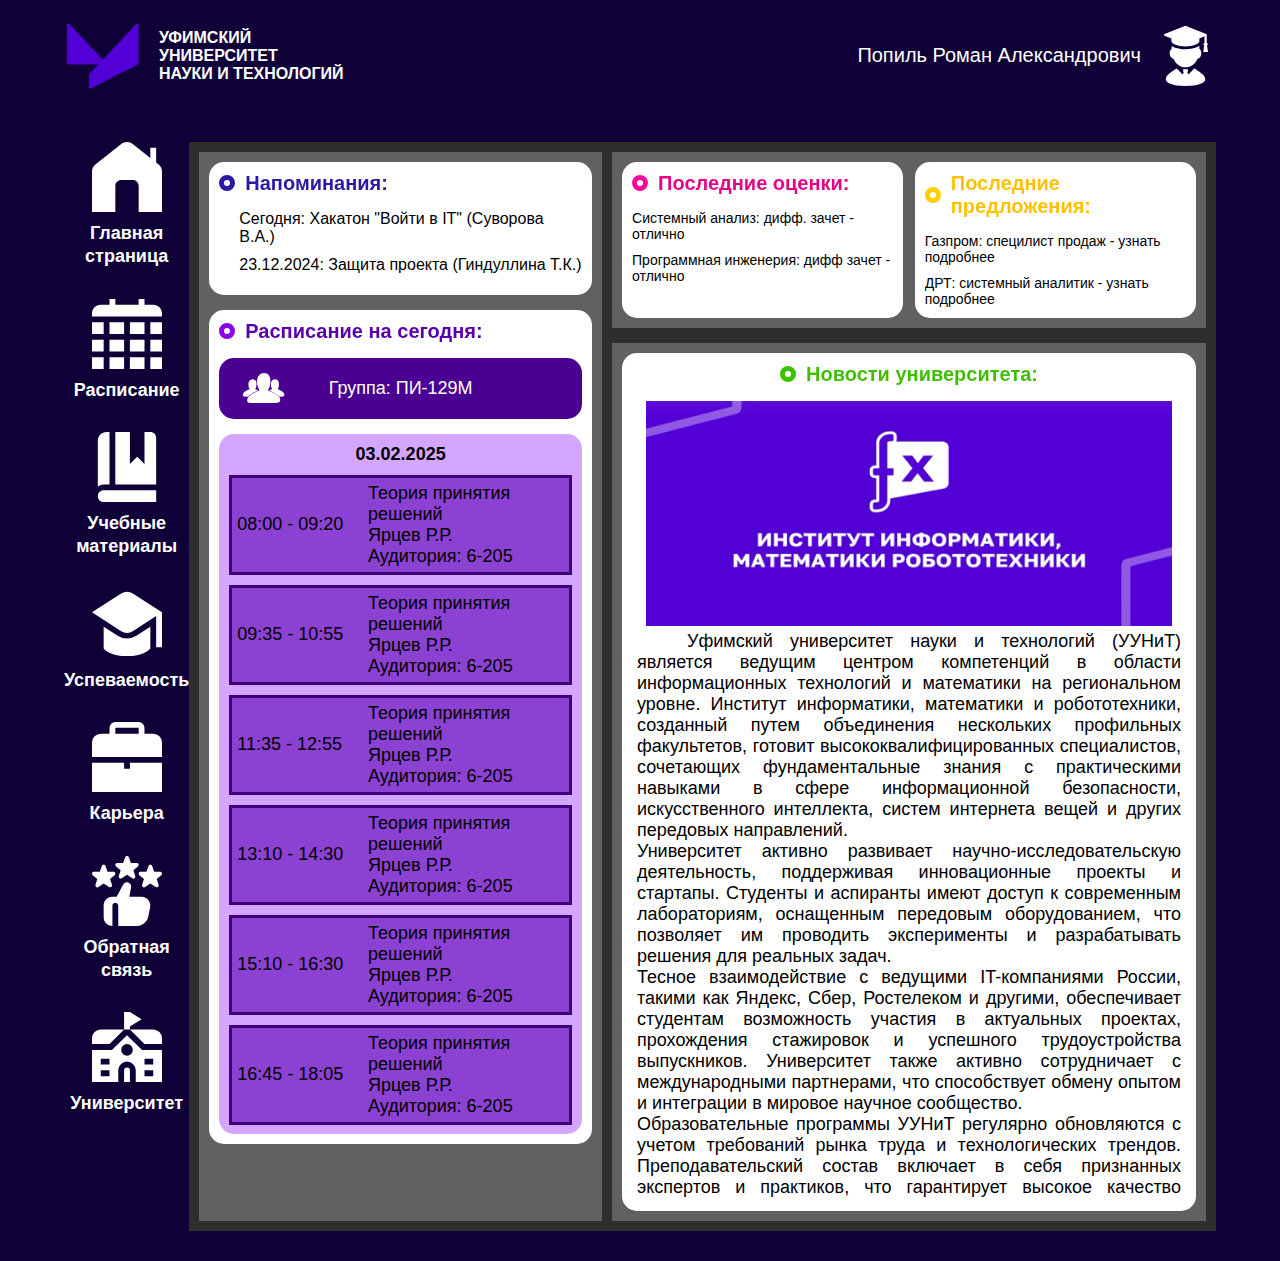
<file: index.html>
<!DOCTYPE html>
<html lang="ru">
<head>
    <meta charset="UTF-8">
    <meta name="viewport" content="width=device-width, initial-scale=1.0">
    <title>Личный кабинет Магистра УУНиТ</title>
    <link rel="stylesheet" href="css/style.css">
</head>
<body>
    <div class="header">
        <div class="container">
            <div class="header_wrapper">
                <div class="header_logo">
                    <a href="#" class="header_anchor">
                        <img src="img/logo.png" alt="" class="header_img">
                        <span>УФИМСКИЙ<br>УНИВЕРСИТЕТ<br>НАУКИ И ТЕХНОЛОГИЙ</span>
                    </a>
                </div>
                <div class="header_info">
                    <span>Попиль Роман Александрович</span>
                    <img src="img/user.svg" alt="">
                </div>
            </div>
        </div>
    </div>
    <main class="main">
        <div class="container">
            <div class="main_wrapper">
                <div class="menu">
                    <div class="menu_item">
                        <a href="#" class="menu_link">
                            <img src="img/main.svg" alt="" class="menu_link_img">
                            <span>Главная<br>страница</span>
                        </a>
                    </div>
                    <div class="menu_item">
                        <a href="#" class="menu_link">
                            <img src="img/schedule.svg" alt="">
                            <span>Расписание</span>
                        </a>
                    </div>
                    <div class="menu_item">
                        <a href="#" class="menu_link">
                            <img src="img/material.svg" alt="">
                            <span>Учебные<br>материалы</span>
                        </a>
                    </div>
                    <div class="menu_item">
                        <a href="#" class="menu_link">
                            <img src="img/grade.svg" alt="">
                            <span>Успеваемость</span>
                        </a>
                    </div>
                    <div class="menu_item">
                        <a href="#" class="menu_link">
                            <img src="img/career.svg" alt="">
                            <span>Карьера</span>
                        </a>
                    </div>
                    <div class="menu_item">
                        <a href="#" class="menu_link">
                            <img src="img/feedback.svg" alt="">
                            <span>Обратная <br>связь</span>
                        </a>
                    </div>
                    <div class="menu_item">
                        <a href="#" class="menu_link">
                            <img src="img/university.svg" alt="">
                            <span>Университет</span>
                        </a>
                    </div>
                </div>
                <div class="content">
                    <div class="content_leftSide">
                        <div class="leftSide_reminders content_item">
                            <div class="content_item_header part_header reminders_header">
                                <img src="img/point.svg" alt="">
                                <h2>Напоминания:</h2>
                            </div>
                            <div class="reminders_container">
                                <ul>
                                    <li>
                                        Сегодня: Хакатон "Войти в IT" (Суворова В.А.)
                                    </li>
                                    <li>
                                        23.12.2024: Защита проекта (Гиндуллина Т.К.)
                                    </li>
                                    <li>
                                        18.02.2025: Второй этап хакатона "Войти в IT" (Суворова В.А.)
                                    </li>
                                    <li>
                                        08.02.2025: колбасная вечеринка
                                    </li>
                                </ul>
                            </div>
                        </div>
                        <div class="leftSide_schedule content_item">
                            <div class="content_item_header part_header schedule_header">
                                <img src="img/point.svg" alt="">
                                <h2>Расписание на сегодня:</h2>
                            </div>
                            <div class="schedule_content">
                                <div class="group_info">
                                    <span class="schedule_content_info">
                                        Группа: ПИ-129М
                                    </span>
                                </div>
                                <div class="schedule_main">
                                    <span class="schedule_main_date">
                                        03.02.2025
                                    </span>
                                    <ul class="schedule_list">
                                        <li class="schedule_item">
                                            <span class="schedule_item_time">
                                                08:00 - 09:20 
                                            </span>
                                            <span class="schedule_item_name">
                                                Теория принятия решений <br>
                                                Ярцев Р.Р. <br>
                                                Аудитория: 6-205
                                            </span>
                                        </li>
                                        <li class="schedule_item">
                                            <span class="schedule_item_time">
                                                09:35 - 10:55
                                            </span>
                                            <span class="schedule_item_name">
                                                Теория принятия решений <br>
                                                Ярцев Р.Р. <br>
                                                Аудитория: 6-205
                                            </span>
                                        </li>
                                        <li class="schedule_item">
                                            <span class="schedule_item_time">
                                                11:35 - 12:55
                                            </span>
                                            <span class="schedule_item_name">
                                                Теория принятия решений <br>
                                                Ярцев Р.Р. <br>
                                                Аудитория: 6-205
                                            </span>
                                        </li>
                                        <li class="schedule_item">
                                            <span class="schedule_item_time">
                                                13:10 - 14:30
                                            </span>
                                            <span class="schedule_item_name">
                                                Теория принятия решений <br>
                                                Ярцев Р.Р. <br>
                                                Аудитория: 6-205
                                            </span>
                                        </li>
                                        <li class="schedule_item">
                                            <span class="schedule_item_time">
                                                15:10 - 16:30
                                            </span>
                                            <span class="schedule_item_name">
                                                Теория принятия решений <br>
                                                Ярцев Р.Р. <br>
                                                Аудитория: 6-205
                                            </span>
                                        </li>
                                        <li class="schedule_item">
                                            <span class="schedule_item_time">
                                                16:45 - 18:05
                                            </span>
                                            <span class="schedule_item_name">
                                                Теория принятия решений <br>
                                                Ярцев Р.Р. <br>
                                                Аудитория: 6-205
                                            </span>
                                        </li>
                                        <li class="schedule_item">
                                            <span class="schedule_item_time">
                                                18:20 - 19:40
                                            </span>
                                            <span class="schedule_item_name">
                                                Теория принятия решений <br>
                                                Ярцев Р.Р. <br>
                                                Аудитория: 6-205
                                            </span>
                                        </li>
                                        <li class="schedule_item">
                                            <span class="schedule_item_time">
                                                19:55 - 21:15
                                            </span>
                                            <span class="schedule_item_name">
                                                Теория принятия решений <br>
                                                Ярцев Р.Р. <br>
                                                Аудитория: 6-205
                                            </span>
                                        </li>
                                        <li class="schedule_item">
                                            <span class="schedule_item_time">
                                                21:25 - 22:45
                                            </span>
                                            <span class="schedule_item_name">
                                                Теория принятия решений <br>
                                                Ярцев Р.Р. <br>
                                                Аудитория: 6-205
                                            </span>
                                        </li>
                                    </ul>
                                </div>
                            </div>
                        </div>

                    </div>
                    <div class="content_rightSide">
                        <div class="rightSide_top">
                            <div class="top_grades top_element">
                                <div class="content_item_header part_header grades_header">
                                    <img src="img/point.svg" alt="">
                                    <h2>Последние оценки:</h2>
                                </div>
                                <div class="grades_container">
                                    <ul>
                                        <li>
                                            Системный анализ: дифф. зачет - отлично
                                        </li>
                                        <li>
                                            Программная инженерия: дифф зачет - отлично
                                        </li>
                                        <li>
                                            История: дифф. зачет - отлично
                                        </li>
                                        <li>
                                            Базы данных: дифф. зачет - отлично
                                        </li>
                                    </ul>
                                </div>
                            </div>
                            <div class="top_career top_element">
                                <div class="content_item_header part_header career_header">
                                    <img src="img/point.svg" alt="">
                                    <h2>Последние предложения:</h2>
                                </div>
                                <div class="career_container">
                                    <ul>
                                        <li>
                                            Газпром: специлист продаж - узнать подробнее
                                        </li>
                                        <li>
                                            ДРТ: системный аналитик - узнать подробнее
                                        </li>
                                        <li>
                                            Роснефть: программист - узнать подробнее
                                        </li>
                                        <li>
                                            Уфанет: генеральный директор
                                        </li>
                                        <li>
                                            Росстелеком: генеральный директор
                                        </li>
                                    </ul>
                                </div>
                            </div>
                        </div>
                        <div class="rightSide_bottom">
                            <div class="bottom_news">
                                <div class="content_item_header part_header news_header">
                                    <img src="img/point.svg" alt="">
                                    <h2>Новости университета:</h2>
                                </div>
                                <div class="bottom_news_wrapper">
                                    <img src="img/firt.png" alt="">
                                <p>Уфимский университет науки и технологий (УУНиТ) является ведущим центром компетенций в области информационных технологий и математики на региональном уровне. Институт информатики, математики и робототехники, созданный путем объединения нескольких профильных факультетов, готовит высококвалифицированных специалистов, сочетающих фундаментальные знания с практическими навыками в сфере информационной безопасности, искусственного интеллекта, систем интернета вещей и других передовых направлений. <br>

                                    Университет активно развивает научно-исследовательскую деятельность, поддерживая инновационные проекты и стартапы. Студенты и аспиранты имеют доступ к современным лабораториям, оснащенным передовым оборудованием, что позволяет им проводить эксперименты и разрабатывать решения для реальных задач. <br>
                                    
                                    Тесное взаимодействие с ведущими IT-компаниями России, такими как Яндекс, Сбер, Ростелеком и другими, обеспечивает студентам возможность участия в актуальных проектах, прохождения стажировок и успешного трудоустройства выпускников. Университет также активно сотрудничает с международными партнерами, что способствует обмену опытом и интеграции в мировое научное сообщество. <br>
                                    
                                    Образовательные программы УУНиТ регулярно обновляются с учетом требований рынка труда и технологических трендов. Преподавательский состав включает в себя признанных экспертов и практиков, что гарантирует высокое качество подготовки студентов. <br>
                                    
                                    Кроме того, университет уделяет большое внимание развитию soft skills: студенты участвуют в хакатонах, конференциях и конкурсах, что помогает им развивать лидерские качества, навыки командной работы и креативное мышление. <br>
                                    
                                    Уфимский университет науки и технологий не только готовит специалистов для цифровой экономики, но и вносит значительный вклад в развитие региона, способствуя его технологическому прогрессу и укреплению позиций на национальном и международном уровнях. <br>
                                    
                                     <br>
                                    Подробнее об Институте: uust.ru/education/...#СемьяУУНиТ</p>
                                <img src="img/uust.jpg" alt="">
                                </div>
                            </div>
                        </div>
                    </div>
                </div>
            </div>
        </div>
    </main>
</body>
</html>
</file>
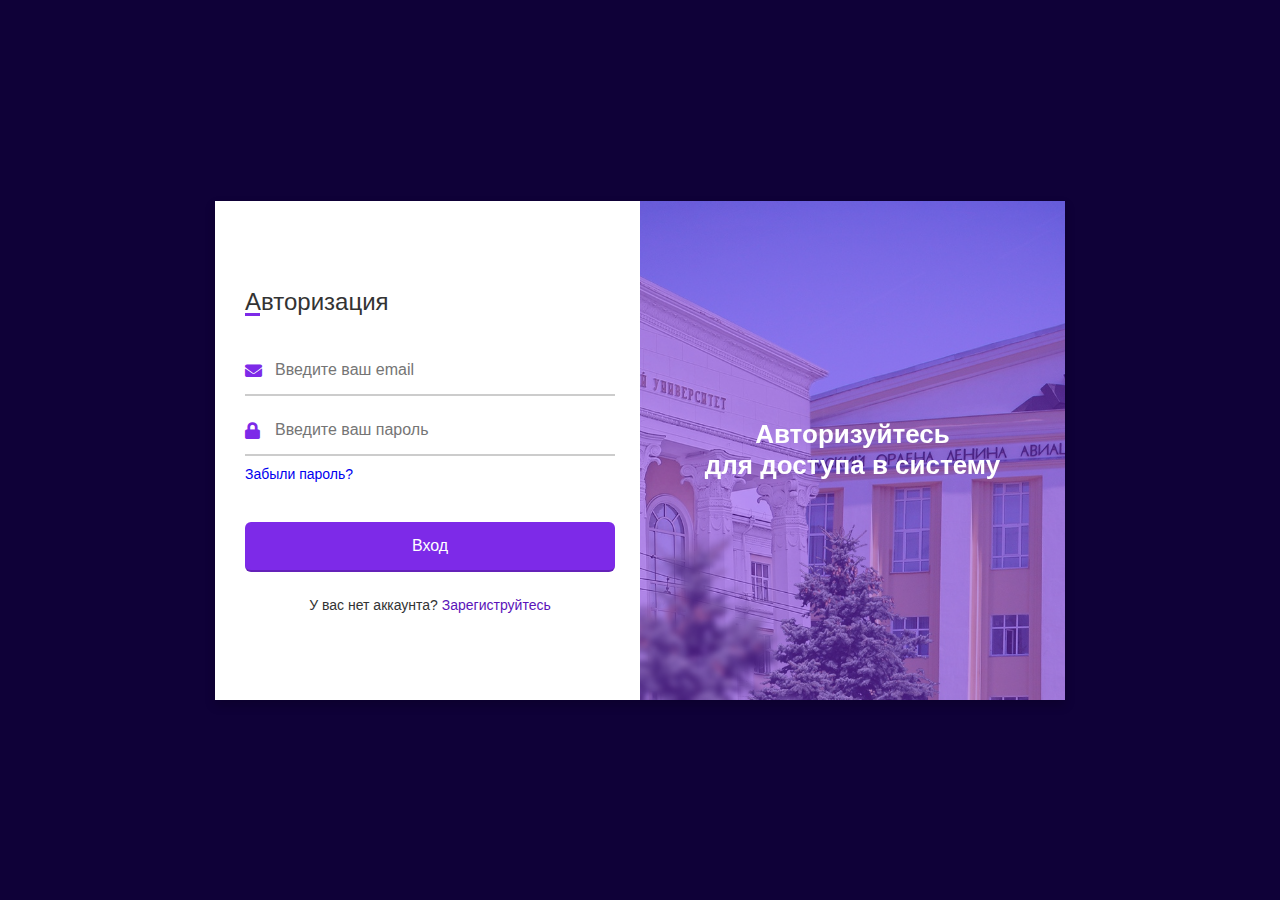
<file: html/initial.html>
<!DOCTYPE html>
<!-- Coding by CodingNepal | www.codingnepalweb.com-->
<html lang="ru" dir="ltr">
  <head>
    <meta charset="UTF-8">
    <title>Личный кабинета Магистра УУНиТ</title>
    <link rel="stylesheet" href="../css/initial.css">
    <!-- Fontawesome CDN Link -->
    <link rel="stylesheet" href="https://cdnjs.cloudflare.com/ajax/libs/font-awesome/5.15.3/css/all.min.css">
    <meta name="viewport" content="width=device-width, initial-scale=1.0">
   </head>
<body>
  <div class="container">
    <input type="checkbox" id="flip">
    <div class="cover">
      <div class="front">
        <img src="../img/uust.jpg" alt="">
        <div class="text">
          <span class="text-1">Авторизуйтесь<br>для доступа в систему</span>
        </div>
      </div>
      <div class="back">
        <img class="backImg" src="../img/uust.jpg" alt="">
        <div class="text">
          <span class="text-1">Зарегистрируйтесь<br> для доступа в систему</span>
        </div>
      </div>
    </div>
    <div class="forms">
        <div class="form-content">
          <div class="login-form">
            <div class="title">Авторизация</div>
          <form action="#">
            <div class="input-boxes">
              <div class="input-box">
                <i class="fas fa-envelope"></i>
                <input type="email" placeholder="Введите ваш email" required id="emailInput">
              </div>
              <div class="input-box">
                <i class="fas fa-lock"></i>
                <input type="password" placeholder="Введите ваш пароль" required id="passwordInput"> 
              </div>
              <div class="text"><a href="#">Забыли пароль?</a></div>
              <div class="button input-box">
                <input type="button" value="Вход" id="authBtn">
              </div>
              <div class="text sign-up-text">У вас нет аккаунта? <label for="flip">Зарегиструйтесь</label></div>
            </div>
        </form>
      </div>
        <div class="signup-form">
          <div class="title">Регистрация</div>
        <form action="#">
            <div class="input-boxes">
              <div class="input-box">
                <i class="fas fa-user"></i>
                <input type="text" placeholder="Введите ФИО" required>
              </div>
              <div class="input-box">
                <i class="fas fa-envelope"></i>
                <input type="number" placeholder="Введите № зачетной книжки" required>
              </div>
              <div class="input-box">
                <i class="fas fa-envelope"></i>
                <input type="email" placeholder="Введите email">
              </div>
              <div class="input-box">
                <i class="fas fa-lock"></i>
                <input type="password" placeholder="Введите пароль" required>
              </div>
              <div class="button input-box">
                <input type="submit" value="Зарегистроваться">
              </div>
              <div class="text sign-up-text">Уже имеете аккаунт? <label for="flip">Авторизуйтесь</label></div>
            </div>
      </form>
    </div>
    </div>
    </div>
  </div>
  <script src="../js/initial.js"></script>
</body>
</html>
</file>
<file: css/style.css>
/* 
    font-family: 'PT Sans Narrow', sans-serif;

    font-family: 'Roboto', sans-serif;
 */

 * {
    margin: 0;
    padding: 0;
    box-sizing: border-box;
}

h1, h2, h3, h4, h5, h6 {
    margin: 0;
    padding: 0;
}

body {
    font-family: 'Roboto', sans-serif;
    font-size: 16px;
    background-color: rgb(15, 1, 56);
}

a {
    text-decoration: none;
    color: #000;
}

.container {
    max-width: 1532px;
    width: 90%;
    margin: 0 auto;
}

.header {
    padding: 20px 0px 20px 0px;
}

.header_wrapper {
    display: flex;
    justify-content: space-between;
    align-items: center;
}

.header_anchor {
    display: flex;
    align-items: center;
}

.header_anchor span {
    margin-left: 15px;

    color: #fff;

    font-weight: bold;
}

.header_anchor img {
    width: 80px;
}

.header_info {
    display: flex;
    align-items: center;
}

.header_info span {
    color: #fff;
    font-size: 20px;
    font-weight: normal;

    margin-right: 15px;
}

.header_info img {
    width: 60px;
}

.main {
    padding: 30px 0px 30px 0px;
}

.main_wrapper {
    display: flex;
    justify-content: space-between;
    /* align-items: center; */
}

.menu_item:not(:last-child) {
    margin-bottom: 30px;
}

.menu_link {
    display: flex;
    flex-direction: column;
    align-items: center;

}

.menu_link img {
    width: 70px;
    margin-bottom: 10px;
    filter: brightness(0) invert(1);
    transition: all 1.3s ease-in-out;
}
.menu_link img:hover {
    filter: brightness(0) saturate(100%) invert(63%) sepia(64%) saturate(1237%) hue-rotate(330deg) brightness(101%) contrast(101%);
}
.menu_link span {
    text-align: center;

    font-size: 18px;
    color: #fff;
    font-weight: bold;
    line-height: 130%;
}



.content {
    background-color: #2e2e2e;
    padding: 10px;
    display: flex;
    width: 90%;
    display: flex;
    justify-content: space-between;
}

.content h2 {
    font-size: 20px;
    font-weight: bold;
}

.content_item {
    background-color: #fff;
    padding: 10px 10px 10px 10px;
    border-radius: 15px;
}

.part_header {
    display: flex;
    align-items: center;
    margin-bottom: 15px;
}
.part_header img {
    margin-right: 10px;
}
.reminders_header {
    filter: brightness(0) saturate(100%) invert(15%) sepia(36%) saturate(7433%) hue-rotate(245deg) brightness(83%) contrast(112%);
}
.schedule_header {
    filter: invert(9%) sepia(96%) saturate(5713%) hue-rotate(276deg) brightness(84%) contrast(133%);
}
.grades_header {
    filter: invert(11%) sepia(97%) saturate(4976%) hue-rotate(315deg) brightness(105%) contrast(108%);
}
.career_header {
    filter: invert(77%) sepia(65%) saturate(3781%) hue-rotate(6deg) brightness(109%) contrast(110%);
}

.content_leftSide {
    width: 40%;
    background-color: #616161;
    padding: 10px;
}

.leftSide_reminders {
    margin-bottom: 15px;
}

.reminders_container {
    max-height: 75px;
    overflow-y: scroll;
}

.leftSide_reminders li {
    list-style-type: none;
    padding-left: 20px;
}
.leftSide_reminders li:not(:last-child) {
    margin-bottom: 10px;
}

.group_info {
    display: flex;
    align-items: center;
    background-color: #4a0091;
    color: #fff;
    padding: 20px 10px 20px 10px;
    border-radius: 15px;
    font-size: 18px;
    justify-content: center;
    background-image: url(../img/group.svg);
    background-repeat: no-repeat;
    background-size: 50px;
    background-position-x: 20px;
    background-position-y: 5px;
}

.group_info img {
    width: 40px;
    margin-right: 15px;
}

.schedule_main {
    background-color: #d4a6ff;
    border-radius: 15px;
    margin-top: 15px;
    padding: 10px;
}

.schedule_main_date {
    font-size: 18px;
    font-weight: bold;
    margin-bottom: 10px;

}

.schedule_main {
    display: flex;
    flex-direction: column;
    align-items: center;
    max-height: 700px;
    overflow-y: scroll;
}

.schedule_list{
    width: 100%;
    font-size: 18px;
}
.schedule_item {
    display: flex;
    justify-content: space-between;
    border: 3px solid #40007c;
    background-color: #8b41d1;
    padding: 5px;
    width: 100%;
    align-items: center;
}

.schedule_item:not(:last-child) {
    margin-bottom: 10px;
}

.schedule_item_time {
    min-width: 107px;
}
.schedule_item_name {
    max-width: 60%;
}

.content_rightSide {
    width: 59%;
}

.rightSide_top {
    background-color: #616161;
    padding: 10px;
    display: flex;
    justify-content: space-between;
}


.top_element {
    background-color: #fff;
    padding: 10px;
    border-radius: 15px;
    width: 49%;
    font-size: 14px;
}
.top_element li{
    list-style-type: none;
}
.top_element li:not(:last-child){
    margin-bottom: 10px;
}

.grades_container {
    max-height: 75px;
    overflow-y: scroll;
}

.career_container {
    max-height: 75px;
    overflow-y: scroll;
}

.rightSide_bottom {
    background-color: #616161;
    padding: 10px;
    margin-top: 15px;
}
.bottom_news {
    background-color: #fff;
    padding: 10px;
    border-radius: 15px;
    display: flex;
    flex-direction: column;
    align-items: center;
}

.bottom_news_wrapper {
    max-height: 800px;
    overflow-y: scroll;
    display: flex;
    flex-direction: column;
    align-items: center;
}

.bottom_news img {
    width: 95%;
}

.bottom_news p {
    display: block;
    text-indent: 50px;
    font-size: 18px;
    text-align: justify;
    margin-bottom: 15px;
    padding: 5px;
}

.news_header img{
    width: auto
}
.news_header {
    display: flex;
    align-items: center;
    filter: invert(53%) sepia(32%) saturate(2978%) hue-rotate(64deg) brightness(101%) contrast(101%);
}
</file>
<file: css/initial.css>
* {
    margin: 0;
    padding: 0;
    box-sizing: border-box;
    font-family: "Poppins", sans-serif;
  }
  
  body {
    min-height: 100vh;
    display: flex;
    align-items: center;
    justify-content: center;
    background: rgb(15, 1, 56);
    padding: 30px;
  }
  
  .container {
    position: relative;
    max-width: 850px;
    width: 100%;
    background: #fff;
    padding: 40px 30px;
    box-shadow: 0 5px 10px rgba(0, 0, 0, 0.2);
    perspective: 2700px;
  }
  
  .container .cover {
    position: absolute;
    top: 0;
    left: 50%;
    height: 100%;
    width: 50%;
    z-index: 98;
    transition: all 1s ease;
    transform-origin: left;
    transform-style: preserve-3d;
    backface-visibility: hidden;
  }
  
  .container #flip:checked ~ .cover {
    transform: rotateY(-180deg);
  }
  
  .container #flip:checked ~ .forms .login-form {
    pointer-events: none;
  }
  
  .container .cover .front,
  .container .cover .back {
    position: absolute;
    top: 0;
    left: 0;
    height: 100%;
    width: 100%;
  }
  
  .cover .back {
    transform: rotateY(180deg);
  }
  
  .container .cover img {
    position: absolute;
    height: 100%;
    width: 100%;
    object-fit: cover;
    z-index: 10;
  }
  
  .container .cover .text {
    position: absolute;
    z-index: 10;
    height: 100%;
    width: 100%;
    display: flex;
    flex-direction: column;
    align-items: center;
    justify-content: center;
  }
  
  .container .cover .text::before {
    content: '';
    position: absolute;
    height: 100%;
    width: 100%;
    opacity: 0.5;
    background: #7d2ae8;
  }
  
  .cover .text .text-1,
  .cover .text .text-2 {
    z-index: 20;
    font-size: 26px;
    font-weight: 600;
    color: #fff;
    text-align: center;
  }
  
  .cover .text .text-2 {
    font-size: 15px;
    font-weight: 500;
  }
  
  .container .forms {
    height: 100%;
    width: 100%;
    background: #fff;
  }
  
  .container .form-content {
    display: flex;
    align-items: center;
    justify-content: space-between;
  }
  
  .form-content .login-form,
  .form-content .signup-form {
    width: calc(100% / 2 - 25px);
  }
  
  .forms .form-content .title {
    position: relative;
    font-size: 24px;
    font-weight: 500;
    color: #333;
  }
  
  .forms .form-content .title:before {
    content: '';
    position: absolute;
    left: 0;
    bottom: 0;
    height: 3px;
    width: 15px;
    background: #7d2ae8;
  }
  
  .forms .signup-form .title:before {
    width: 20px;
  }
  
  .forms .form-content .input-boxes {
    margin-top: 30px;
  }
  
  .forms .form-content .input-box {
    display: flex;
    align-items: center;
    height: 50px;
    width: 100%;
    margin: 10px 0;
    position: relative;
  }
  
  .form-content .input-box input {
    height: 100%;
    width: 100%;
    outline: none;
    border: none;
    padding: 0 30px;
    font-size: 16px;
    font-weight: 500;
    border-bottom: 2px solid rgba(0, 0, 0, 0.2);
    transition: all 0.3s ease;
  }
  
  .form-content .input-box input:focus,
  .form-content .input-box input:valid {
    border-color: #7d2ae8;
  }
  
  .form-content .input-box i {
    position: absolute;
    color: #7d2ae8;
    font-size: 17px;
  }
  
  .forms .form-content .text {
    font-size: 14px;
    font-weight: 500;
    color: #333;
  }
  
  .forms .form-content .text a {
    text-decoration: none;
  }
  
  .forms .form-content .text a:hover {
    text-decoration: underline;
  }
  
  .forms .form-content .button {
    color: #fff;
    margin-top: 40px;
  }
  
  .forms .form-content .button input {
    color: #fff;
    background: #7d2ae8;
    border-radius: 6px;
    padding: 0;
    cursor: pointer;
    transition: all 0.4s ease;
  }
  
  .forms .form-content .button input:hover {
    background: #5b13b9;
  }
  
  .forms .form-content label {
    color: #5b13b9;
    cursor: pointer;
  }
  
  .forms .form-content label:hover {
    text-decoration: underline;
  }
  
  .forms .form-content .login-text,
  .forms .form-content .sign-up-text {
    text-align: center;
    margin-top: 25px;
  }
  
  .container #flip {
    display: none;
  }
  
  @media (max-width: 730px) {
    .container .cover {
      display: none;
    }
  
    .form-content .login-form,
    .form-content .signup-form {
      width: 100%;
    }
  
    .form-content .signup-form {
      display: none;
    }
  
    .container #flip:checked ~ .forms .signup-form {
      display: block;
    }
  
    .container #flip:checked ~ .forms .login-form {
      display: none;
    }
  }
</file>
